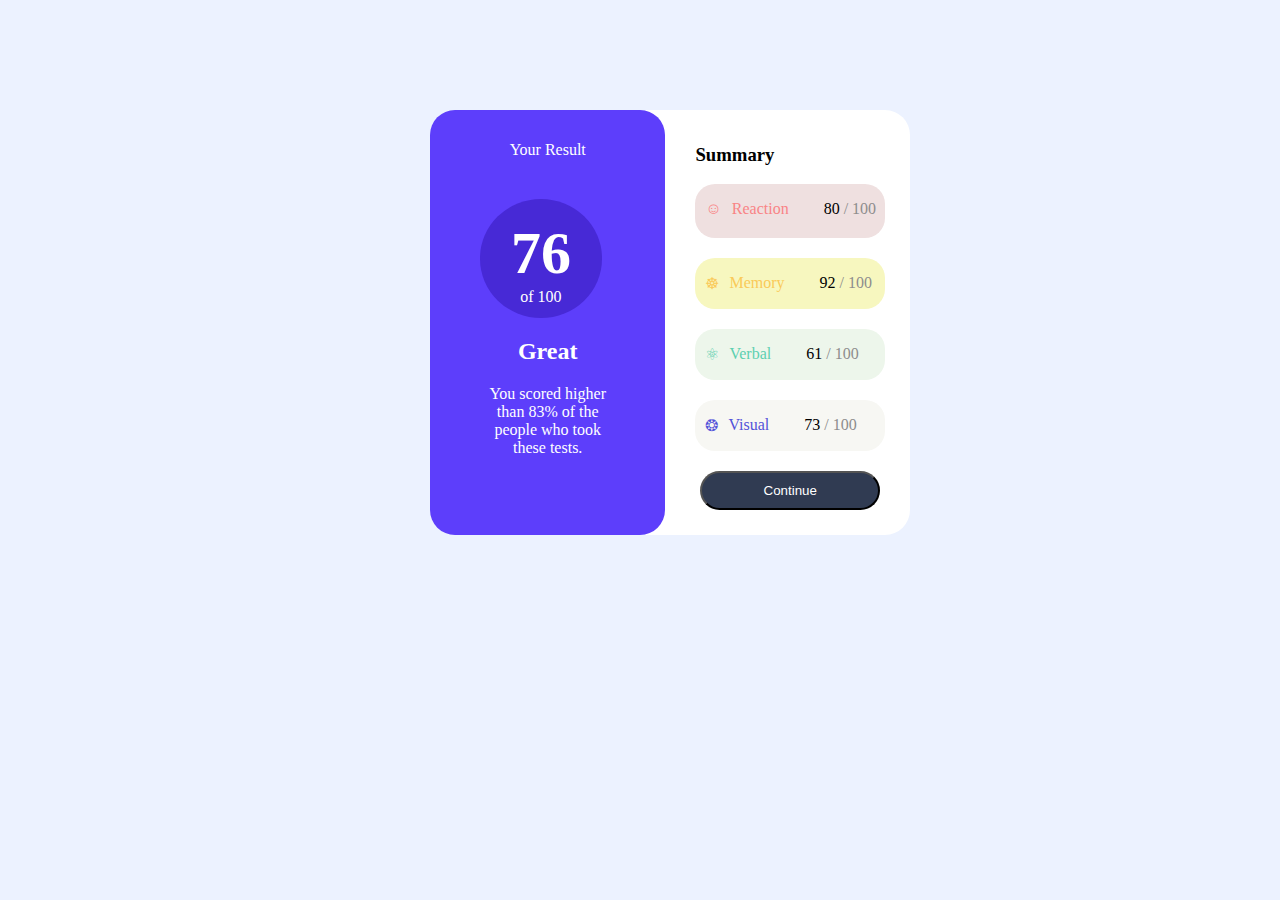
<file: project-site/index.html>
<!doctype html>
<html lang="en">
  <head>
    <meta charset="UTF-8" />
    <meta name="viewport" content="width=device-width, initial-scale=1.0" />
    <title>Results Summary</title>
    <link rel="stylesheet" href="css/styles.css" />
  </head>
  <body>
    <main>
      <section class="result-summary">
        <section class="results">
          <p>Your Result</p>
          <div class="score">
            <h1 class="high-score">76</h1>
            <p class="overall-score">of 100</p>
          </div>
          <h2>Great</h2>
          <p>You scored higher than 83% of the people who took these tests.</p>
        </section>

        <section class="summary">
          <h3>Summary</h3>
          <div class="output first">
            <p class="symbol">&#x263A;</p>
            <p class="first">Reaction</p>
            <p class="values">80 <span>/ 100</span></p>
          </div>
          <div class="output second">
            <p class="symbol">&#x2638;</p>
            <p>Memory</p>
            <p class="values">92 <span>/ 100</span></p>
          </div>
          <div class="output third">
            <p class="symbol">&#x269B;</p>
            <p>Verbal</p>
            <p class="values">61 <span>/ 100</span></p>
          </div>
          <div class="output fourth">
            <p class="symbol">&#x2742;</p>
            <p>Visual</p>
            <p class="values">73 <span>/ 100</span></p>
          </div>
          <button>Continue</button>
        </section>
      </section>
    </main>
  </body>
</html>
</file>
<file: project-site/css/styles.css>
/* CUSTOM PROPERTIES
------------------------------------------ */
:root {
  --Very-dark: #303b52;
  --Light: #5d3efb;
  --Plain: #ecf2ff;
  --White: #ffffff;
  --Pink: #f98486;
  --Yellow: #faca59;
  --Green: #5dd0b0;
  --Blue: #5353d9;
  --Primary-blue: #4729d6;
  --Gray: #8d8d8d;
  --Black: #000000;
  --Light-pink: #efe0e0;
  --Light-yellow: #f7f7bf;
  --Light-green: #edf6eb;
  --Light-blue: #f7f7f3;
  --Font: "Times New Roman", Times, serif;
  --color-dark: var(--Very-dark);
  --color-light: var(--Light);
  --color-plain: var(--Plain);
  --color-white: var(--White);
  --color-pink: var(--Pink);
  --color-yellow: var(--Yellow);
  --color-green: var(--Green);
  --color-blue: var(--Blue);
  --color-primary-blue: var(--Primary-blue);
  --color-gray: var(--Gray);
  --color-black: var(--Black);
  --color-light-pink: var(--Light-pink);
  --color-light-yellow: var(--Light-yellow);
  --color-light-green: var(--Light-green);
  --color-light-blue: var(--Light-blue);
  --font-family: var(--Font);
}

/* Global Styles
--------------------------------------- */
body {
  background-color: var(--color-plain);
  margin: 0 auto;
  padding: 30px;
  text-align: center;
  font-family: var(--font-family);
}

.result-summary {
  display: flex;
  width: 70%;
  max-width: 500px;
  justify-content: center;
  margin: 0 auto;
  padding-top: 80px;
}

.output {
  display: flex;
  gap: 10px;
}

.high-score {
  padding-top: 20px;
  margin-bottom: 0;
}

.overall-score {
  margin-top: 0;
}
h1 {
  font-size: 60px;
}

h3 {
  text-align: left;
}

.results {
  color: var(--color-white);
  background-color: var(--color-light);
  padding: 15px 50px;
  border-radius: 25px;
  width: 50%;
}

.score {
  background-color: var(--color-primary-blue);
  width: 90%;
  height: 30%;
  border-radius: 50%;
}

.first,
.second,
.third,
.fourth {
  margin-bottom: 20px;
}

.first {
  color: var(--color-pink);
  background-color: var(--color-light-pink);
  border-radius: 20px;
}

.second {
  color: var(--color-yellow);
  background-color: var(--color-light-yellow);
  border-radius: 20px;
}

.third {
  color: var(--color-green);
  background-color: var(--color-light-green);
  border-radius: 20px;
}

.fourth {
  color: var(--color-blue);
  background-color: var(--color-light-blue);
  border-radius: 20px;
}

.summary {
  background-color: var(--color-white);
  width: 70%;
  margin: 0;
  padding: 25px;
  padding-left: 50px;
  padding-top: 15px;
  border-bottom-right-radius: 25px;
  border-top-right-radius: 25px;
}

.symbol {
  padding-left: 10px;
}

.values {
  color: var(--color-black);
  margin-left: 25px;
}

span {
  color: var(--color-gray);
}
button {
  color: var(--color-white);
  background-color: var(--color-dark);
  border-radius: 25px;
  width: 180px;
  padding: 10px 0;
}

section:first-child {
  transform: translateX(20px);
  z-index: 2;
}
</file>
